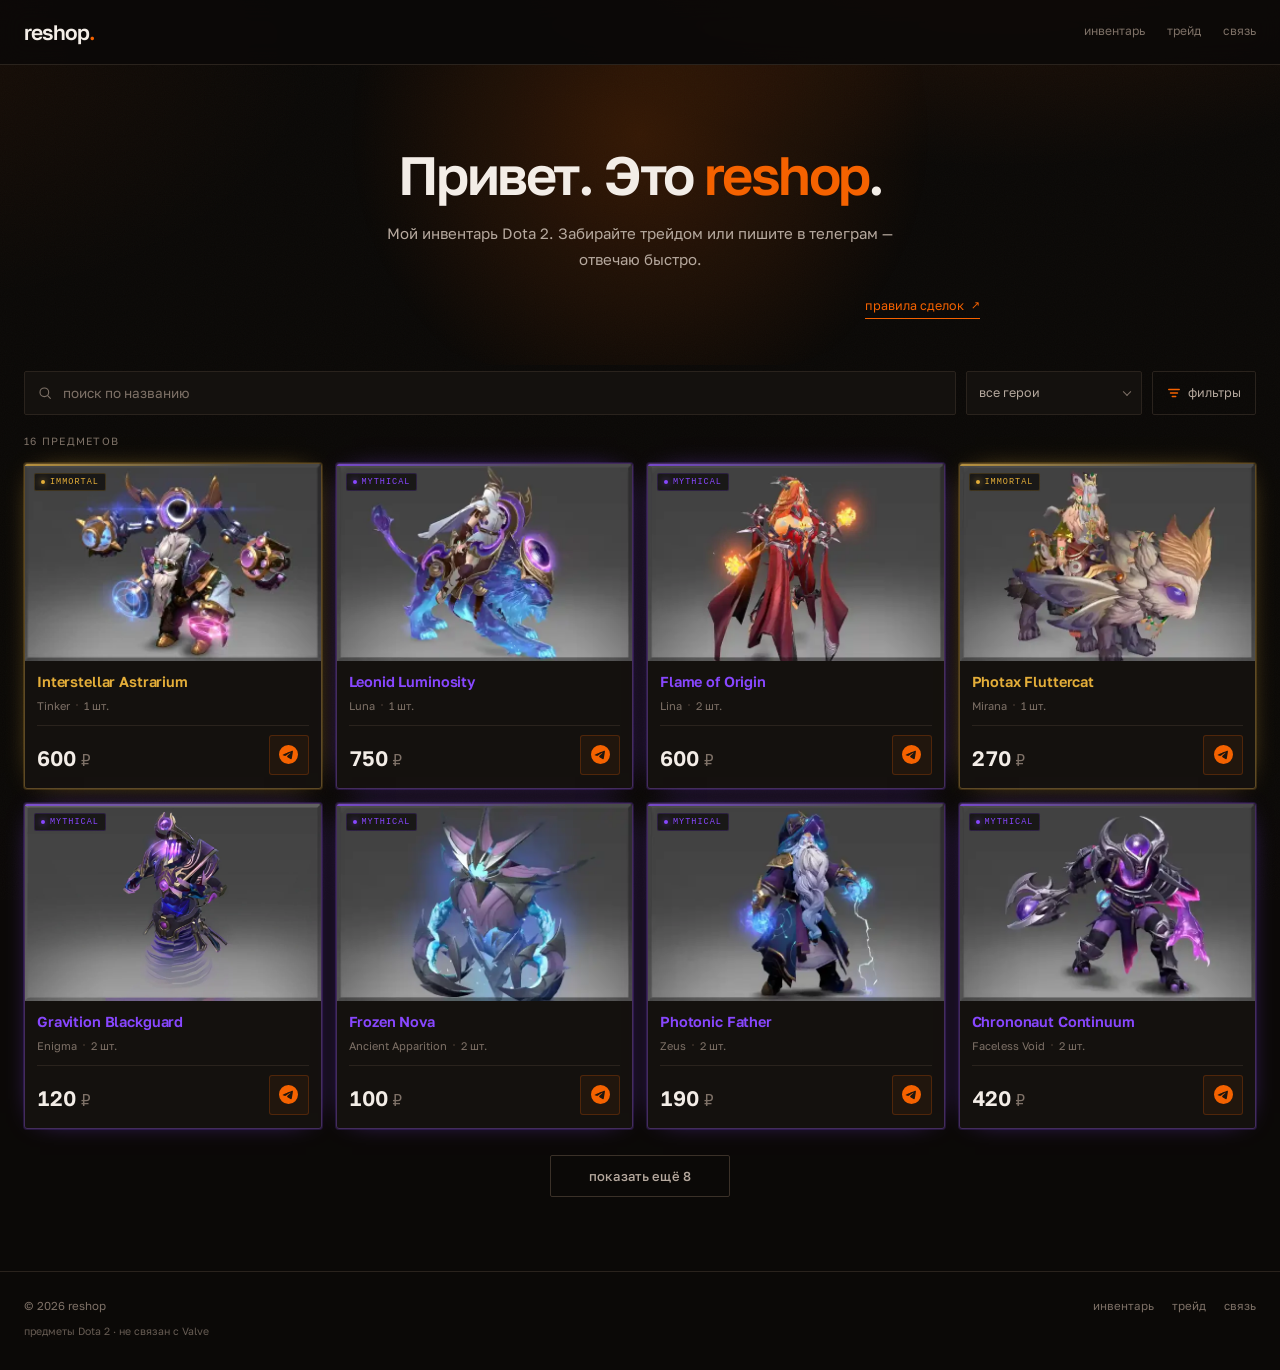
<file: index.html>
<!DOCTYPE html>
<html lang="ru" class="is-booting">
<head>
  <meta charset="utf-8">
  <meta name="viewport" content="width=device-width, initial-scale=1">
  <title>reshop — предметы Dota 2</title>
  <meta name="description" content="Мой инвентарь Dota 2. Предметы можно забрать через Steam-трейд или написать в Telegram.">
  <meta name="theme-color" content="#0b0907">
  <meta property="og:type" content="website">
  <meta property="og:title" content="reshop — предметы Dota 2">
  <meta property="og:description" content="Инвентарь Dota 2: трейд или Telegram.">
  <meta property="og:image" content="assets/items/interstellar-astrarium-mvuapdkb.webp">
  <link rel="icon" href="assets/img/favicon.svg" type="image/svg+xml">
  <style>html.is-booting main{opacity:0}</style>
  <link rel="preload" href="assets/fonts/golos-text-cyrillic-wght-normal.woff2" as="font" type="font/woff2" crossorigin>
  <link rel="stylesheet" href="assets/css/base.css">
  <link rel="stylesheet" href="assets/css/site.css">
  <noscript><style>html.is-booting main{opacity:1!important}</style></noscript>
</head>
<body data-page="home">

<header class="topbar">
  <div class="container topbar__inner">
    <a class="wordmark" href="index.html"><span class="wordmark__name" data-site-name>reshop</span><span class="wordmark__dot">.</span></a>
    <nav class="topbar__links" aria-label="Ссылки">
      <a data-inventory href="https://steamcommunity.com/profiles/76561198754746137/inventory" target="_blank" rel="noopener">инвентарь</a>
      <a data-steam href="https://steamcommunity.com/tradeoffer/new/?partner=794480409&amp;token=rdpYLs6f" target="_blank" rel="noopener">трейд</a>
      <a data-telegram href="https://t.me/r3sh0t" target="_blank" rel="noopener">связь</a>
    </nav>
  </div>
</header>

<main>
  <section class="intro">
    <div class="container intro__inner">
      <h1 class="intro__title" data-intro-title>Привет. Это reshop<span>.</span></h1>
      <p class="intro__text" data-intro-text>Мой инвентарь Dota 2. Забирайте трейдом или пишите в телеграм — отвечаю быстро.</p>
      <div class="intro__row">
        <a class="rules-link" data-rules href="https://t.me/r3sh0t" target="_blank" rel="noopener">правила сделок <span>↗</span></a>
      </div>
    </div>
  </section>

  <section class="catalog">
    <div class="container">
      <div class="toolbar">
        <div class="search" id="search-wrap">
          <svg width="16" height="16" viewBox="0 0 24 24" fill="none" stroke="currentColor" stroke-width="1.7" stroke-linecap="round" aria-hidden="true"><circle cx="11" cy="11" r="6.5"></circle><path d="m20 20-3.6-3.6"></path></svg>
          <label class="sr-only" for="search">Поиск по инвентарю</label>
          <input id="search" type="search" placeholder="поиск по названию" autocomplete="off">
          <button class="search__clear" id="search-clear" type="button" aria-label="Очистить поиск">
            <svg width="13" height="13" viewBox="0 0 16 16" fill="none" stroke="currentColor" stroke-width="1.7" stroke-linecap="round" aria-hidden="true"><path d="m4 4 8 8M12 4l-8 8"></path></svg>
          </button>
        </div>

        <div class="select">
          <label class="sr-only" for="hero-select">Герой</label>
          <select id="hero-select"></select>
        </div>

        <button class="filters-btn" id="filters-btn" type="button" aria-expanded="false" aria-controls="filters">
          <svg width="14" height="14" viewBox="0 0 16 16" fill="none" stroke="currentColor" stroke-width="1.6" stroke-linecap="round" aria-hidden="true"><path d="M2 4h12M4 8h8M6 12h4"></path></svg>
          фильтры
        </button>
      </div>

      <div class="filters" id="filters" hidden>
        <label><input type="checkbox" id="only-available" checked> только в наличии</label>
        <div class="filters__sort">
          <span>сортировка</span>
          <label class="sr-only" for="sort">Сортировка</label>
          <select id="sort">
            <option value="default">по умолчанию</option>
            <option value="price-asc">сначала дешевле</option>
            <option value="price-desc">сначала дороже</option>
            <option value="name">по названию</option>
          </select>
        </div>
        <button class="filters__reset" id="reset" type="button">сбросить</button>
      </div>

      <div class="catalog__meta">
        <span id="found">загрузка…</span>
      </div>

      <div class="items" id="items" aria-live="polite" aria-busy="true"></div>

      <div class="empty" id="empty" hidden>
        <h3>ничего не нашлось</h3>
        <p>попробуйте другой запрос или сбросьте фильтры</p>
        <button class="btn btn--ghost btn--sm" id="empty-reset" type="button">сбросить</button>
      </div>

      <div class="more" id="more" hidden>
        <button class="btn btn--ghost" id="more-btn" type="button">показать ещё</button>
      </div>
    </div>
  </section>
</main>

<footer class="foot">
  <div class="container">
    <div class="foot__inner">
      <span>© <span data-year>2026</span> <span data-site-name>reshop</span></span>
      <div class="foot__links">
        <a data-inventory href="https://steamcommunity.com/profiles/76561198754746137/inventory" target="_blank" rel="noopener">инвентарь</a>
        <a data-steam href="https://steamcommunity.com/tradeoffer/new/?partner=794480409&amp;token=rdpYLs6f" target="_blank" rel="noopener">трейд</a>
        <a data-telegram href="https://t.me/r3sh0t" target="_blank" rel="noopener">связь</a>
      </div>
    </div>
    <div class="foot__note" data-footer-note>предметы Dota 2 · не связан с Valve</div>
  </div>
</footer>

<div class="tooltip" id="tooltip" role="tooltip" hidden></div>

<script src="assets/js/seed.js" defer></script>
<script src="assets/js/core.js" defer></script>
<script src="assets/js/site.js" defer></script>
</body>
</html>
</file>
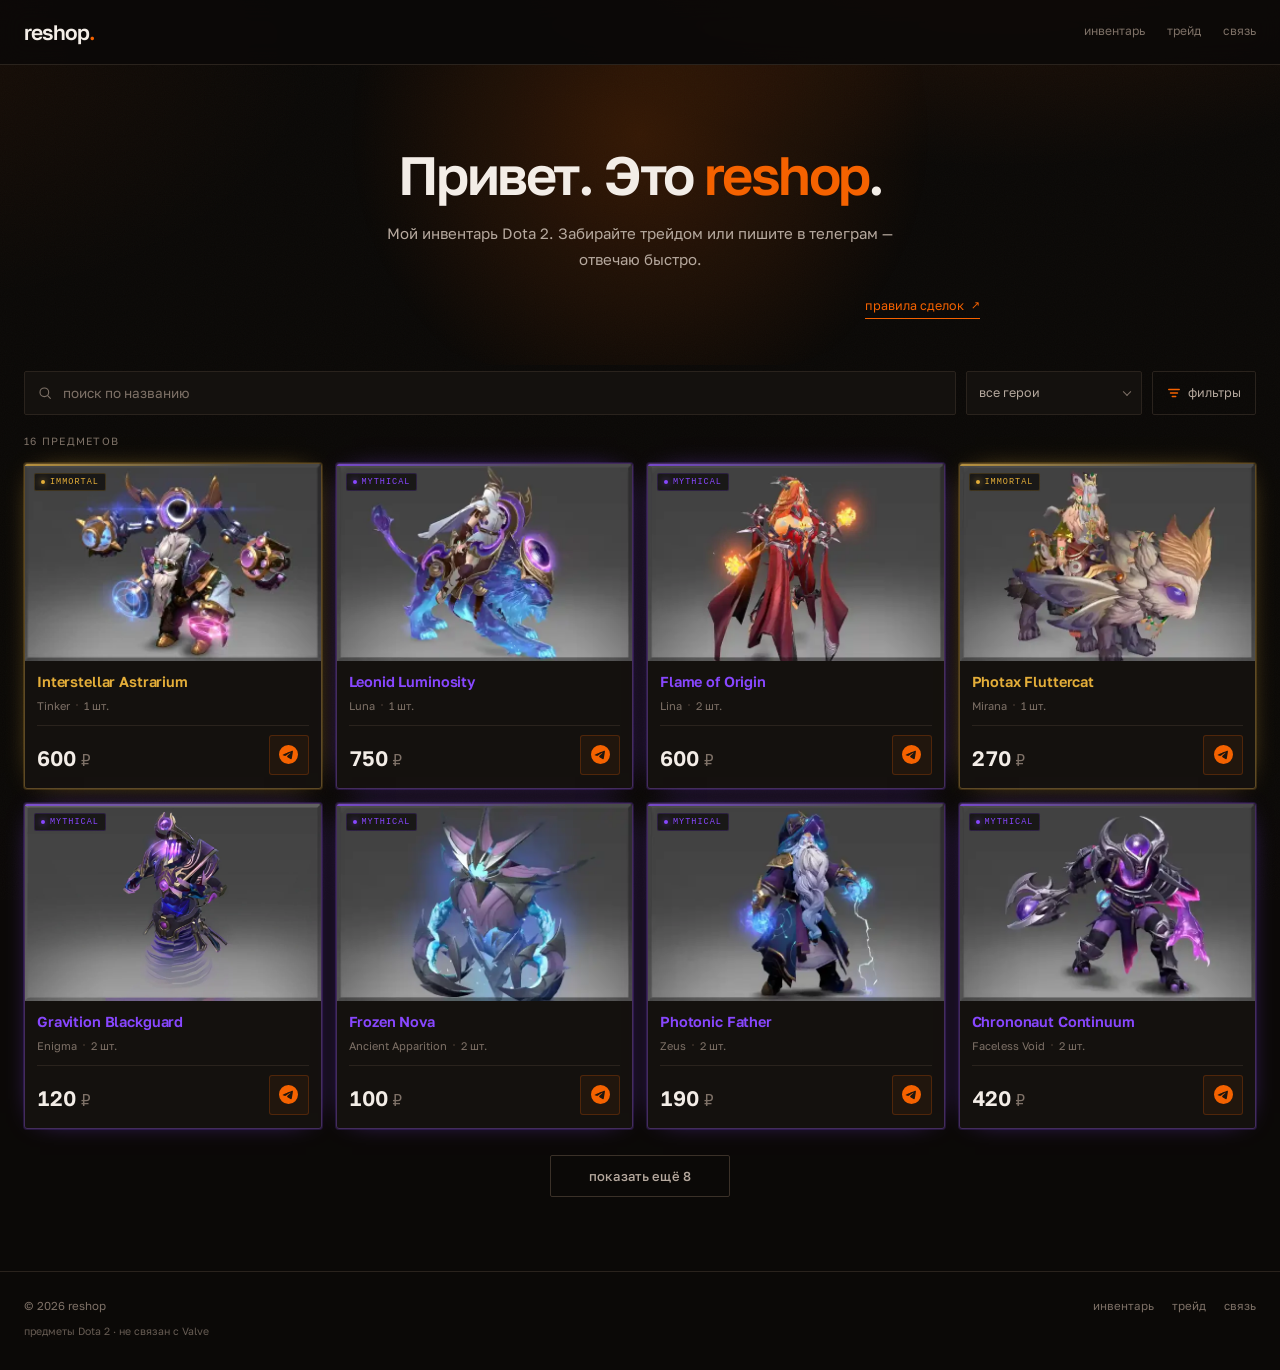
<file: about.html>
<!DOCTYPE html>
<html lang="ru">
<head>
  <meta charset="utf-8">
  <meta name="viewport" content="width=device-width, initial-scale=1">
  <title>reshop — главная</title>
  <meta name="robots" content="noindex">
  <meta http-equiv="refresh" content="0;url=index.html">
  <style>
    body { margin: 0; min-height: 100vh; display: grid; place-items: center; background: #0b0907; color: #f3ede7; font-family: system-ui, sans-serif; }
    a { color: #f56200; }
  </style>
</head>
<body>
  <p>Переехало на <a href="index.html">главную</a>.</p>
  <script>location.replace('index.html');</script>
</body>
</html>
</file>
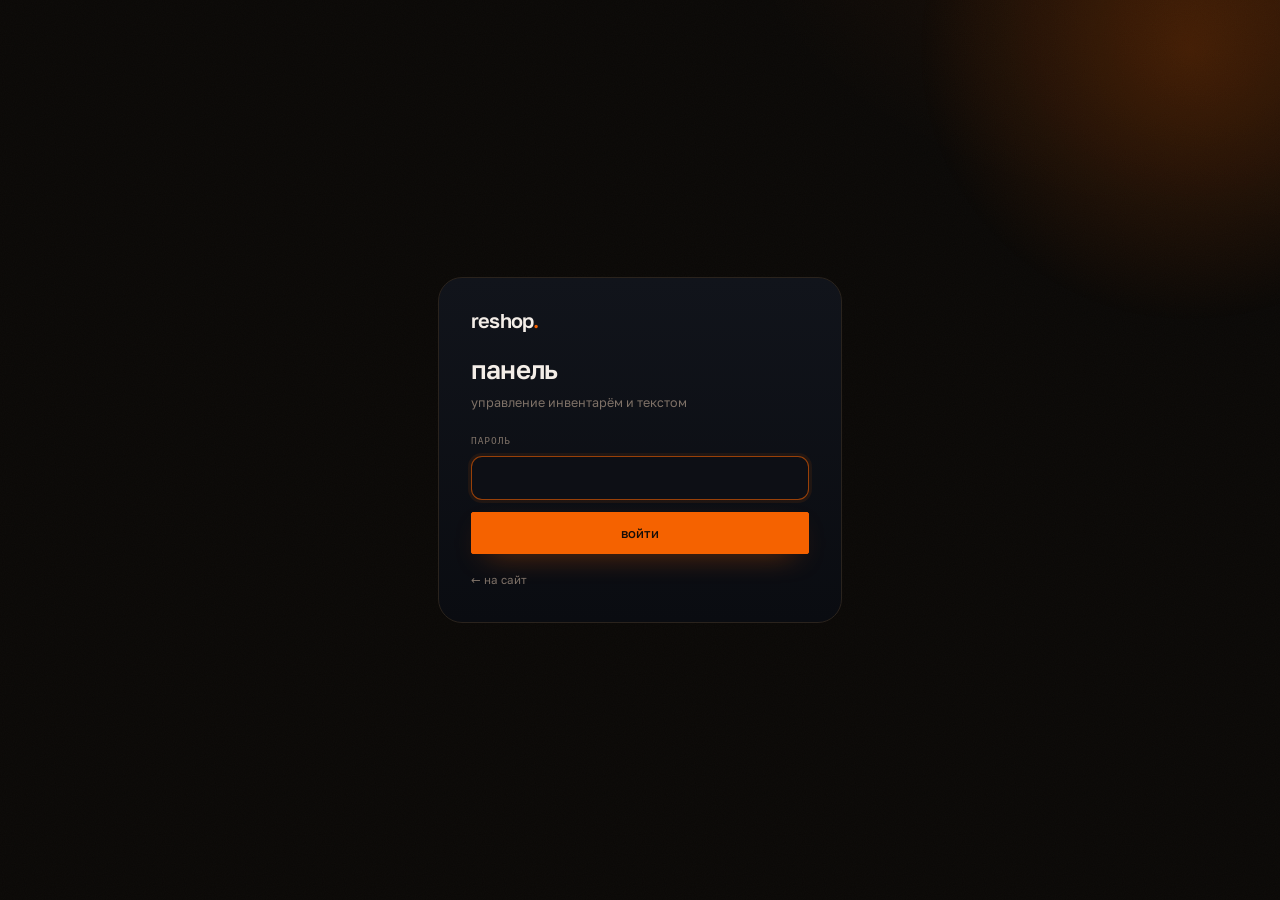
<file: admin.html>
<!DOCTYPE html>
<html lang="ru">
<head>
  <meta charset="utf-8">
  <meta name="viewport" content="width=device-width, initial-scale=1">
  <meta name="robots" content="noindex, nofollow">
  <title>панель — reshop</title>
  <meta name="theme-color" content="#0b0907">
  <link rel="icon" href="assets/img/favicon.svg" type="image/svg+xml">
  <link rel="preload" href="assets/fonts/golos-text-cyrillic-wght-normal.woff2" as="font" type="font/woff2" crossorigin>
  <link rel="stylesheet" href="assets/css/base.css">
  <link rel="stylesheet" href="assets/css/admin.css">
</head>
<body class="admin">

<section class="auth" id="auth">
  <div class="auth__card">
    <div class="auth__brand">
      <span class="brand__text">reshop<span class="brand__dot">.</span></span>
    </div>
    <h1>панель</h1>
    <p>управление инвентарём и текстом</p>
    <form class="auth__form" id="login-form">
      <label class="label" for="login-password">пароль
        <input class="input" type="password" id="login-password" autocomplete="current-password" required>
      </label>
      <p class="auth__error" id="login-error" hidden>неверный пароль</p>
      <button class="btn btn--primary btn--block" type="submit" id="login-btn">войти</button>
    </form>
    <a class="auth__back" href="index.html">← на сайт</a>
  </div>
</section>

<div class="admin-shell" id="app" hidden>
  <aside class="admin-side">
    <div class="admin-brand">
      <span class="admin-brand__text">reshop.<small>панель</small></span>
    </div>

    <nav class="admin-nav" aria-label="Разделы">
      <a href="#items" data-tab="items">
        <svg width="16" height="16" viewBox="0 0 24 24" fill="none" stroke="currentColor" stroke-width="1.7" stroke-linecap="round" stroke-linejoin="round" aria-hidden="true"><path d="M4 7.5 12 3l8 4.5v9L12 21l-8-4.5v-9Z"></path><path d="m4 7.5 8 4.5 8-4.5M12 12v9"></path></svg>
        предметы
        <span class="admin-nav__count" id="nav-items-count">0</span>
      </a>
      <a href="#home" data-tab="home">
        <svg width="16" height="16" viewBox="0 0 24 24" fill="none" stroke="currentColor" stroke-width="1.7" stroke-linecap="round" stroke-linejoin="round" aria-hidden="true"><path d="m4 11 8-6 8 6v9a1 1 0 0 1-1 1H5a1 1 0 0 1-1-1v-9Z"></path><path d="M9 20v-6h6v6"></path></svg>
        главная
      </a>
      <a href="#settings" data-tab="settings">
        <svg width="16" height="16" viewBox="0 0 24 24" fill="none" stroke="currentColor" stroke-width="1.7" stroke-linecap="round" aria-hidden="true"><circle cx="12" cy="12" r="3"></circle><path d="M19.4 15a1.7 1.7 0 0 0 .34 1.87l.06.06a2 2 0 1 1-2.83 2.83l-.06-.06a1.7 1.7 0 0 0-1.87-.34 1.7 1.7 0 0 0-1 1.55V21a2 2 0 1 1-4 0v-.09a1.7 1.7 0 0 0-1.11-1.55 1.7 1.7 0 0 0-1.87.34l-.06.06a2 2 0 1 1-2.83-2.83l.06-.06A1.7 1.7 0 0 0 4.6 15a1.7 1.7 0 0 0-1.55-1H3a2 2 0 1 1 0-4h.09A1.7 1.7 0 0 0 4.6 8.9a1.7 1.7 0 0 0-.34-1.87l-.06-.06a2 2 0 1 1 2.83-2.83l.06.06A1.7 1.7 0 0 0 8.96 4.6H9a1.7 1.7 0 0 0 1-1.55V3a2 2 0 1 1 4 0v.09a1.7 1.7 0 0 0 1 1.55 1.7 1.7 0 0 0 1.87-.34l.06-.06a2 2 0 1 1 2.83 2.83l-.06.06a1.7 1.7 0 0 0-.34 1.87V9a1.7 1.7 0 0 0 1.55 1H21a2 2 0 1 1 0 4h-.09a1.7 1.7 0 0 0-1.55 1Z"></path></svg>
        настройки
      </a>
    </nav>

    <div class="admin-sync" id="sync-card">
      <div class="admin-sync__head"><span class="admin-sync__dot"></span><span id="sync-label">демо-режим</span></div>
      <p id="sync-note">правки сохраняются только в этом браузере.</p>
      <button class="btn btn--primary btn--block" type="button" data-publish>опубликовать</button>
      <a class="admin-sync__link" id="pages-link" href="#" target="_blank" rel="noopener" hidden>открыть сайт ↗</a>
    </div>

    <div class="admin-side__foot">
      <a href="index.html">← на сайт</a>
      <button type="button" id="logout">выйти</button>
    </div>
  </aside>

  <main class="admin-main">
    <header class="admin-top">
      <div>
        <div class="admin-top__eyebrow">reshop · панель</div>
        <h1 id="view-title">предметы</h1>
      </div>
      <div class="admin-top__actions">
        <span class="save-state" id="save-state"></span>
        <span class="admin-badge" id="dirty-badge" hidden>есть изменения</span>
        <button class="btn btn--primary btn--sm" type="button" data-publish>опубликовать</button>
        <a class="icon-btn" href="index.html" target="_blank" rel="noopener" aria-label="открыть сайт" title="открыть сайт">
          <svg width="15" height="15" viewBox="0 0 24 24" fill="none" stroke="currentColor" stroke-width="1.8" stroke-linecap="round" stroke-linejoin="round" aria-hidden="true"><path d="M14 4h6v6M20 4l-9 9M18 14v5a1 1 0 0 1-1 1H5a1 1 0 0 1-1-1V7a1 1 0 0 1 1-1h5"></path></svg>
        </a>
      </div>
    </header>

    <div class="admin-view" id="view"></div>
  </main>
</div>

<div class="drawer" id="drawer" aria-hidden="true">
  <div class="drawer__scrim" id="drawer-scrim"></div>
  <form class="drawer__panel" id="item-form" novalidate>
    <div class="drawer__head">
      <div>
        <div class="drawer__eyebrow" id="drawer-mode">новый предмет</div>
        <h2 id="drawer-title">добавить предмет</h2>
      </div>
      <button class="icon-btn" type="button" id="drawer-close" aria-label="закрыть">
        <svg width="15" height="15" viewBox="0 0 16 16" fill="none" stroke="currentColor" stroke-width="1.7" stroke-linecap="round" aria-hidden="true"><path d="m4 4 8 8M12 4l-8 8"></path></svg>
      </button>
    </div>

    <div class="drawer__body">
      <div class="drop" id="drop">
        <input type="file" id="f-file" accept="image/png,image/jpeg,image/webp,image/gif" hidden>
        <img id="f-preview" alt="" hidden>
        <div class="drop__empty" id="f-empty">
          <svg width="26" height="26" viewBox="0 0 24 24" fill="none" stroke="currentColor" stroke-width="1.5" stroke-linecap="round" stroke-linejoin="round" aria-hidden="true"><rect x="3" y="4" width="18" height="16" rx="3"></rect><circle cx="9" cy="9.5" r="1.6"></circle><path d="m4 17 5-5 4 4 3-3 4 4"></path></svg>
          <b>перетащите картинку</b>
          <span>или нажмите, чтобы выбрать</span>
        </div>
        <div class="drop__overlay">
          <button type="button" id="f-pick">загрузить</button>
          <button type="button" id="f-remove">удалить</button>
        </div>
      </div>
      <div class="image-note" id="image-note">картинка сохраняется вместе с данными</div>
      <div class="rarity-preview" id="rarity-preview" style="--r:#8847ff">
        <span class="rarity-preview__dot"></span>
        <span id="rarity-preview-label">Mythical</span>
        <span class="rarity-preview__hint">цвет карточки</span>
      </div>

      <label class="label" for="f-image">ссылка на картинку
        <input class="input" id="f-image" placeholder="assets/items/… или https://…" autocomplete="off">
      </label>
      <div class="image-actions">
        <button class="btn btn--ghost btn--sm" type="button" id="f-upload">загрузить картинку</button>
        <span class="image-note">png, jpg, webp · до 8 МБ</span>
      </div>

      <div class="form-grid">
        <label class="label span-2" for="f-name">название
          <input class="input" id="f-name" required placeholder="Interstellar Astrarium">
        </label>
        <label class="label" for="f-hero">герой
          <input class="input" id="f-hero" list="hero-options" placeholder="Tinker" autocomplete="off">
        </label>
        <label class="label" for="f-slot">слот <span class="hint">необязательно</span>
          <input class="input" id="f-slot" placeholder="набор" autocomplete="off">
        </label>
        <label class="label" for="f-status">статус
          <select class="input" id="f-status"></select>
        </label>
        <label class="label" for="f-rarity">редкость
          <select class="input" id="f-rarity"></select>
        </label>
        <label class="label" for="f-actions">действия на карточке
          <select class="input" id="f-actions"></select>
        </label>
        <label class="label" for="f-price">цена, ₽
          <input class="input" id="f-price" type="number" min="0" step="10" placeholder="600">
        </label>
        <label class="label" for="f-stock">количество
          <input class="input" id="f-stock" type="number" min="0" step="1" value="1">
        </label>
        <label class="label" for="f-trade">своя ссылка трейда <span class="hint">пусто — общая</span>
          <input class="input" id="f-trade" placeholder="https://steamcommunity.com/tradeoffer/…" autocomplete="off">
        </label>
        <div class="label span-2">метки на карточке
          <div class="check-row">
            <label class="check"><input type="checkbox" id="f-trade-ban"> трейд-бан</label>
            <label class="check"><input type="checkbox" id="f-gift"> подарок</label>
          </div>
        </div>
        <label class="label span-2" for="f-telegram">своя ссылка Telegram <span class="hint">пусто — общая</span>
          <input class="input" id="f-telegram" placeholder="https://t.me/…" autocomplete="off">
        </label>
      </div>

      <datalist id="hero-options"></datalist>
      <p class="image-note" id="form-error" style="color:var(--accent-2)" hidden></p>
    </div>

    <div class="drawer__foot">
      <button class="btn btn--danger btn--sm" type="button" id="f-delete" hidden>удалить</button>
      <div style="margin-left:auto;display:flex;gap:9px">
        <button class="btn btn--ghost btn--sm" type="button" id="f-cancel">отмена</button>
        <button class="btn btn--primary btn--sm" type="submit" id="f-save">сохранить</button>
      </div>
    </div>
  </form>
</div>

<div class="confirm" id="confirm" hidden>
  <div class="confirm__card" role="alertdialog" aria-modal="true" aria-labelledby="confirm-title">
    <h3 id="confirm-title">удалить предмет?</h3>
    <p id="confirm-text"></p>
    <div class="confirm__actions">
      <button class="btn btn--ghost btn--sm" type="button" id="confirm-cancel">отмена</button>
      <button class="btn btn--primary btn--sm" type="button" id="confirm-ok">подтвердить</button>
    </div>
  </div>
</div>

<script src="assets/js/seed.js" defer></script>
<script src="assets/js/core.js" defer></script>
<script src="assets/js/admin.js" defer></script>
</body>
</html>
</file>
<file: assets/css/base.css>
/* ============================================================
   reshop — база: тёмная тема, оранжевый акцент, типографика
   ============================================================ */

@font-face {
  font-family: 'Golos Text';
  src: url('../fonts/golos-text-cyrillic-wght-normal.woff2') format('woff2');
  font-weight: 400 900;
  font-style: normal;
  font-display: swap;
  unicode-range: U+0301, U+0400-045F, U+0490-0491, U+04B0-04B1, U+2116;
}
@font-face {
  font-family: 'Golos Text';
  src: url('../fonts/golos-text-latin-wght-normal.woff2') format('woff2');
  font-weight: 400 900;
  font-style: normal;
  font-display: swap;
  unicode-range: U+0000-00FF, U+0131, U+0152-0153, U+02BB-02BC, U+02C6, U+02DA,
    U+02DC, U+0304, U+0308, U+0329, U+2000-206F, U+20AC, U+2122, U+2191, U+2193,
    U+2212, U+2215, U+FEFF, U+FFFD;
}

:root {
  --bg: #0b0907;
  --bg-2: #0f0c09;
  --surface: #14110e;
  --surface-2: #1a1612;
  --line: #2a231d;
  --line-2: #3b3128;
  --text: #f3ede7;
  --dim: #b6a99e;
  --mute: #7e7167;
  --accent: #f56200;
  --accent-2: #ff8a3d;
  --accent-deep: #a84100;
  --accent-soft: rgba(245, 98, 0, 0.12);
  --ok: #78c48a;
  --warn: #e0a94a;
  --radius: 6px;
  --radius-sm: 4px;
  --radius-xs: 3px;
  --font-display: 'Golos Text', 'Inter', system-ui, -apple-system, 'Segoe UI', sans-serif;
  --font-body: 'Golos Text', 'Inter', system-ui, -apple-system, 'Segoe UI', sans-serif;
  --font-mono: ui-monospace, 'Cascadia Mono', 'SFMono-Regular', Consolas, monospace;
  --ease: cubic-bezier(0.22, 0.61, 0.36, 1);
  --ease-out: cubic-bezier(0.16, 1, 0.3, 1);
  --container: 1240px;
  color-scheme: dark;
}

*,
*::before,
*::after {
  box-sizing: border-box;
}

[hidden] {
  display: none !important;
}

html {
  scroll-behavior: smooth;
  -webkit-text-size-adjust: 100%;
}

body {
  margin: 0;
  min-height: 100vh;
  background:
    radial-gradient(900px 520px at 78% -12%, rgba(245, 98, 0, 0.16), transparent 64%),
    radial-gradient(700px 420px at -8% 4%, rgba(245, 98, 0, 0.06), transparent 60%),
    var(--bg);
  color: var(--text);
  font-family: var(--font-body);
  font-size: 15px;
  line-height: 1.55;
  -webkit-font-smoothing: antialiased;
  -moz-osx-font-smoothing: grayscale;
  overflow-x: hidden;
}

body::before {
  content: '';
  position: fixed;
  inset: 0;
  z-index: 0;
  pointer-events: none;
  opacity: 0.025;
  background-image: url("data:image/svg+xml,%3Csvg xmlns='http://www.w3.org/2000/svg' width='160' height='160'%3E%3Cfilter id='n'%3E%3CfeTurbulence type='fractalNoise' baseFrequency='.9' numOctaves='2' stitchTiles='stitch'/%3E%3C/filter%3E%3Crect width='160' height='160' filter='url(%23n)'/%3E%3C/svg%3E");
}

body.no-scroll {
  overflow: hidden;
}

main {
  position: relative;
  z-index: 1;
}

img {
  max-width: 100%;
  display: block;
}

h1,
h2,
h3,
h4 {
  margin: 0;
  font-family: var(--font-display);
  font-weight: 600;
  letter-spacing: -0.025em;
  line-height: 1.1;
}

p {
  margin: 0;
}

a {
  color: inherit;
  text-decoration: none;
}

button,
input,
select,
textarea {
  font-family: inherit;
}

button {
  color: inherit;
}

::selection {
  background: rgba(245, 98, 0, 0.35);
  color: #fff;
}

:focus-visible {
  outline: 2px solid var(--accent-2);
  outline-offset: 3px;
  border-radius: 2px;
}

::-webkit-scrollbar {
  width: 10px;
  height: 10px;
}
::-webkit-scrollbar-track {
  background: #0b0907;
}
::-webkit-scrollbar-thumb {
  background: #322a23;
  border-radius: 99px;
  border: 2px solid #0b0907;
}
::-webkit-scrollbar-thumb:hover {
  background: #483a30;
}

.container {
  width: min(var(--container), 100% - 48px);
  margin-inline: auto;
}

.sr-only {
  position: absolute;
  width: 1px;
  height: 1px;
  padding: 0;
  margin: -1px;
  overflow: hidden;
  clip: rect(0, 0, 0, 0);
  white-space: nowrap;
  border: 0;
}

/* ---------- бренд ---------- */

.brand {
  display: inline-flex;
  align-items: center;
  gap: 10px;
}
.brand__mark {
  width: 32px;
  height: 32px;
  border-radius: 8px;
}
.brand__text {
  font-family: var(--font-display);
  font-size: 20px;
  font-weight: 600;
  letter-spacing: -0.04em;
  line-height: 1;
}
.brand__dot {
  color: var(--accent);
}

/* ---------- кнопки ---------- */

.btn {
  display: inline-flex;
  align-items: center;
  justify-content: center;
  gap: 8px;
  height: 42px;
  padding: 0 18px;
  border: 1px solid transparent;
  border-radius: 2px;
  font-family: var(--font-body);
  font-size: 13px;
  font-weight: 500;
  letter-spacing: 0.01em;
  color: var(--text);
  cursor: pointer;
  white-space: nowrap;
  transition:
    background 0.25s,
    border-color 0.25s,
    color 0.25s,
    box-shadow 0.25s,
    transform 0.25s;
}
.btn:hover {
  transform: translateY(-1px);
}
.btn:active {
  transform: translateY(0);
}
.btn--primary {
  background: var(--accent);
  color: #140d08;
  border-color: var(--accent);
  box-shadow: 0 10px 30px -16px rgba(245, 98, 0, 0.9);
}
.btn--primary:hover {
  background: var(--accent-2);
  border-color: var(--accent-2);
  box-shadow: 0 14px 36px -16px rgba(245, 98, 0, 0.9);
}
.btn--ghost {
  background: transparent;
  border-color: var(--line-2);
  color: var(--dim);
}
.btn--ghost:hover {
  border-color: var(--accent);
  color: var(--text);
  background: var(--accent-soft);
}
.btn--sm {
  height: 36px;
  padding: 0 14px;
  font-size: 12px;
}
.btn--block {
  width: 100%;
}
.btn[disabled] {
  opacity: 0.45;
  pointer-events: none;
}

.icon-btn {
  display: inline-grid;
  place-items: center;
  width: 38px;
  height: 38px;
  border: 1px solid var(--line);
  border-radius: 3px;
  background: transparent;
  color: var(--dim);
  cursor: pointer;
  transition:
    color 0.25s,
    border-color 0.25s,
    background 0.25s;
}
.icon-btn:hover {
  color: var(--text);
  border-color: var(--accent);
  background: var(--accent-soft);
}

/* ---------- анимация появления ---------- */

[data-reveal] {
  opacity: 0;
  transform: translateY(14px);
  transition:
    opacity 0.6s var(--ease),
    transform 0.6s var(--ease);
  transition-delay: var(--d, 0s);
}
[data-reveal].is-in {
  opacity: 1;
  transform: none;
}

@keyframes fadeUp {
  from {
    opacity: 0;
    transform: translateY(10px);
  }
  to {
    opacity: 1;
    transform: none;
  }
}

/* ---------- тосты ---------- */

.toast-stack {
  position: fixed;
  right: 22px;
  bottom: 22px;
  z-index: 320;
  display: flex;
  flex-direction: column;
  gap: 8px;
  width: min(360px, calc(100vw - 32px));
  pointer-events: none;
}
.toast {
  display: flex;
  align-items: flex-start;
  gap: 10px;
  padding: 13px 15px;
  border: 1px solid var(--line-2);
  border-radius: 3px;
  background: rgba(20, 17, 14, 0.97);
  box-shadow: 0 24px 50px -20px rgba(0, 0, 0, 0.9);
  font-size: 13px;
  line-height: 1.45;
  color: var(--text);
  pointer-events: auto;
  animation: toastIn 0.35s var(--ease-out) both;
}
.toast__dot {
  flex: none;
  width: 6px;
  height: 6px;
  margin-top: 6px;
  border-radius: 50%;
  background: var(--ok);
  box-shadow: 0 0 10px currentColor;
}
.toast--error .toast__dot {
  background: var(--accent);
}
.toast--warn .toast__dot {
  background: var(--warn);
}
.toast--out {
  animation: toastOut 0.25s var(--ease) both;
}
@keyframes toastIn {
  from {
    opacity: 0;
    transform: translateY(10px);
  }
  to {
    opacity: 1;
    transform: none;
  }
}
@keyframes toastOut {
  to {
    opacity: 0;
    transform: translateY(6px);
  }
}

/* ---------- адаптив ---------- */

@media (max-width: 720px) {
  .container {
    width: calc(100% - 32px);
  }
  .toast-stack {
    right: 14px;
    bottom: 14px;
  }
}

@media (prefers-reduced-motion: reduce) {
  *,
  *::before,
  *::after {
    animation-duration: 0.001ms !important;
    animation-iteration-count: 1 !important;
    transition-duration: 0.001ms !important;
    scroll-behavior: auto !important;
  }
  [data-reveal] {
    opacity: 1;
    transform: none;
  }
}
</file>
<file: assets/css/site.css>
/* ============================================================
   reshop — одна страница: интро, поиск, карточки
   ============================================================ */

html.is-booting main {
  opacity: 0;
}
main {
  transition: opacity 0.25s var(--ease);
}

/* ---------- верхняя строка ---------- */

.topbar {
  position: sticky;
  top: 0;
  z-index: 20;
  border-bottom: 1px solid var(--line);
  background: rgba(11, 9, 7, 0.86);
  backdrop-filter: blur(12px);
  -webkit-backdrop-filter: blur(12px);
}
.topbar__inner {
  height: 64px;
  display: flex;
  align-items: center;
  justify-content: space-between;
  gap: 24px;
}
.wordmark {
  font-family: var(--font-display);
  font-size: 21px;
  font-weight: 600;
  letter-spacing: -0.05em;
  line-height: 1;
  color: var(--text);
}
.wordmark__name {
  color: var(--text);
}
.wordmark__dot {
  color: var(--accent);
}
.topbar__links {
  display: flex;
  align-items: center;
  gap: 22px;
  font-size: 12px;
  color: var(--mute);
}
.topbar__links a {
  padding: 4px 0;
  border-bottom: 1px solid transparent;
  transition:
    color 0.25s,
    border-color 0.25s;
}
.topbar__links a:hover {
  color: var(--accent-2);
  border-bottom-color: var(--accent);
}

/* ---------- интро ---------- */

.intro {
  position: relative;
  padding: 82px 0 46px;
  overflow: hidden;
}
.intro::before {
  content: '';
  position: absolute;
  left: 50%;
  top: -180px;
  width: 760px;
  height: 500px;
  transform: translateX(-50%);
  border-radius: 50%;
  background: radial-gradient(circle, rgba(245, 98, 0, 0.18), transparent 64%);
  pointer-events: none;
}
.intro__inner {
  position: relative;
  max-width: 680px;
  margin: 0 auto;
  text-align: center;
}
.intro__title {
  font-size: clamp(34px, 4.6vw, 54px);
  line-height: 1.04;
  letter-spacing: -0.045em;
}
.intro__title span {
  color: var(--accent);
}
.intro__text {
  max-width: 540px;
  margin: 18px auto 0;
  font-size: 15px;
  line-height: 1.7;
  color: var(--dim);
}
.intro__row {
  display: flex;
  justify-content: flex-end;
  margin-top: 24px;
}
.rules-link {
  display: inline-flex;
  align-items: center;
  gap: 7px;
  padding-bottom: 2px;
  border-bottom: 1px solid var(--accent);
  font-size: 12.5px;
  color: var(--accent);
  transition:
    color 0.25s,
    border-color 0.25s;
}
.rules-link:hover {
  color: var(--accent-2);
  border-bottom-color: var(--accent-2);
}
.rules-link span {
  font-size: 11px;
  transform: translateY(-1px);
}

/* ---------- каталог ---------- */

.catalog {
  padding: 6px 0 74px;
}
.toolbar {
  display: flex;
  align-items: stretch;
  gap: 10px;
}
.search {
  position: relative;
  display: flex;
  align-items: center;
  flex: 1;
  min-width: 0;
  height: 44px;
  padding-left: 12px;
  border: 1px solid var(--line);
  border-radius: 2px;
  background: var(--surface);
  transition:
    border-color 0.25s,
    box-shadow 0.25s;
}
.search:focus-within {
  border-color: var(--accent);
  box-shadow: 0 0 0 3px var(--accent-soft);
}
.search svg {
  flex: none;
  color: var(--mute);
}
.search input {
  flex: 1;
  min-width: 0;
  height: 100%;
  padding: 0 34px 0 10px;
  border: 0;
  background: none;
  color: var(--text);
  font-size: 13.5px;
  outline: none;
}
.search input::placeholder {
  color: var(--mute);
}
.search__clear {
  position: absolute;
  right: 5px;
  display: none;
  place-items: center;
  width: 28px;
  height: 28px;
  padding: 0;
  border: 0;
  background: transparent;
  color: var(--mute);
  cursor: pointer;
}
.search__clear:hover {
  color: var(--accent);
}
.search.has-value .search__clear {
  display: grid;
}

.select {
  position: relative;
  flex: none;
  width: 176px;
}
.select select {
  width: 100%;
  height: 44px;
  padding: 0 30px 0 12px;
  border: 1px solid var(--line);
  border-radius: 2px;
  background: var(--surface);
  color: var(--dim);
  font-size: 12.5px;
  appearance: none;
  cursor: pointer;
  transition:
    border-color 0.25s,
    color 0.25s;
}
.select select:hover {
  border-color: var(--line-2);
  color: var(--text);
}
.select select:focus-visible {
  outline: 2px solid var(--accent);
  outline-offset: 2px;
}
.select option {
  background: #14110e;
  color: var(--text);
}
.select::after {
  content: '';
  position: absolute;
  right: 12px;
  top: 50%;
  width: 6px;
  height: 6px;
  border-right: 1px solid var(--mute);
  border-bottom: 1px solid var(--mute);
  transform: translateY(-70%) rotate(45deg);
  pointer-events: none;
}

.filters-btn {
  display: inline-flex;
  align-items: center;
  gap: 7px;
  height: 44px;
  padding: 0 14px;
  border: 1px solid var(--line);
  border-radius: 2px;
  background: transparent;
  color: var(--dim);
  font-size: 12.5px;
  cursor: pointer;
  transition:
    border-color 0.25s,
    color 0.25s,
    background 0.25s;
}
.filters-btn:hover,
.filters-btn[aria-expanded='true'] {
  border-color: var(--accent);
  color: var(--text);
  background: var(--accent-soft);
}
.filters-btn svg {
  color: var(--accent);
}

.filters {
  display: flex;
  flex-wrap: wrap;
  align-items: center;
  gap: 20px;
  padding: 13px 0 15px;
  border-bottom: 1px solid var(--line);
  font-size: 12.5px;
  color: var(--dim);
}
.filters label {
  display: inline-flex;
  align-items: center;
  gap: 8px;
  cursor: pointer;
}
.filters input[type='checkbox'] {
  width: 14px;
  height: 14px;
  accent-color: var(--accent);
  cursor: pointer;
}
.filters__sort {
  display: inline-flex;
  align-items: center;
  gap: 8px;
}
.filters__sort select {
  height: 32px;
  padding: 0 24px 0 8px;
  border: 1px solid var(--line);
  border-radius: 2px;
  background: var(--surface);
  color: var(--text);
  font-size: 12px;
  appearance: none;
  cursor: pointer;
}
.filters__reset {
  margin-left: auto;
  padding: 0 0 1px;
  border: 0;
  border-bottom: 1px solid var(--line-2);
  background: none;
  color: var(--mute);
  font-size: 11.5px;
  cursor: pointer;
}
.filters__reset:hover {
  color: var(--accent);
  border-bottom-color: var(--accent);
}

.catalog__meta {
  display: flex;
  align-items: center;
  justify-content: space-between;
  gap: 16px;
  margin: 18px 0 14px;
  font-size: 10.5px;
  letter-spacing: 0.12em;
  text-transform: uppercase;
  color: var(--mute);
}
.catalog__meta b {
  font-weight: 500;
  color: var(--dim);
}

/* ---------- сетка и карточки ---------- */

.items {
  display: grid;
  grid-template-columns: repeat(4, minmax(0, 1fr));
  gap: 14px;
}
.card {
  position: relative;
  display: flex;
  flex-direction: column;
  overflow: hidden;
  border: 1px solid var(--line);
  border-color: color-mix(in srgb, var(--rarity) 28%, var(--line));
  border-radius: 3px;
  background: var(--surface);
  box-shadow:
    0 0 0 1px var(--rarity-soft),
    0 0 28px -16px var(--rarity);
  transition:
    border-color 0.3s,
    box-shadow 0.3s,
    transform 0.3s var(--ease);
}
.card::before {
  content: '';
  position: absolute;
  inset: 0 0 auto;
  z-index: 2;
  height: 2px;
  background: linear-gradient(90deg, var(--rarity), transparent 78%);
  opacity: 0.7;
  pointer-events: none;
}
.card:hover {
  border-color: var(--rarity);
  transform: translateY(-2px);
  box-shadow:
    0 0 0 1px var(--rarity-soft),
    0 0 44px -14px var(--rarity);
}
.card__rarity {
  position: absolute;
  top: 9px;
  left: 9px;
  z-index: 2;
  display: inline-flex;
  align-items: center;
  gap: 5px;
  padding: 4px 6px;
  border: 1px solid var(--rarity-soft);
  border-radius: 2px;
  background: rgba(11, 9, 7, 0.72);
  backdrop-filter: blur(6px);
  -webkit-backdrop-filter: blur(6px);
  color: var(--rarity);
  font-family: var(--font-mono);
  font-size: 8.5px;
  line-height: 1;
  letter-spacing: 0.12em;
  text-transform: uppercase;
}
.card__rarity i {
  width: 4px;
  height: 4px;
  border-radius: 50%;
  background: var(--rarity);
  box-shadow: 0 0 7px var(--rarity);
}
.card__flags {
  position: absolute;
  top: 9px;
  right: 9px;
  z-index: 3;
  display: flex;
  gap: 4px;
}
.card__flag {
  display: inline-flex;
  align-items: center;
  justify-content: center;
  width: 26px;
  height: 26px;
  border: 1px solid var(--line-2);
  border-radius: 2px;
  background: rgba(11, 9, 7, 0.72);
  backdrop-filter: blur(6px);
  -webkit-backdrop-filter: blur(6px);
  cursor: help;
  user-select: none;
  -webkit-touch-callout: none;
  touch-action: manipulation;
  transition:
    border-color 0.25s,
    background 0.25s,
    box-shadow 0.25s;
}
.card__flag svg {
  width: 14px;
  height: 14px;
}
.card__flag--ban {
  color: #e34965;
  border-color: rgba(227, 73, 101, 0.36);
  background: rgba(227, 73, 101, 0.08);
}
.card__flag--gift {
  color: var(--accent);
  border-color: rgba(245, 98, 0, 0.36);
  background: rgba(245, 98, 0, 0.08);
}
.card__flag.is-tip-open {
  border-color: currentColor;
  box-shadow: 0 0 16px -7px currentColor;
}
.tooltip {
  position: fixed;
  z-index: 400;
  width: min(280px, calc(100vw - 24px));
  padding: 9px 11px;
  border: 1px solid rgba(245, 98, 0, 0.4);
  border-radius: 3px;
  background: #14110e;
  box-shadow: 0 18px 44px -20px #000;
  color: var(--dim);
  font-size: 11.5px;
  line-height: 1.5;
  pointer-events: none;
}
.card__media {
  position: relative;
  aspect-ratio: 3 / 2;
  overflow: hidden;
  background: #0e0b09;
}
.card__media img {
  width: 100%;
  height: 100%;
  object-fit: cover;
  filter: saturate(0.96);
  transition:
    transform 0.6s var(--ease),
    filter 0.4s;
}
.card:hover .card__media img {
  transform: scale(1.02);
  filter: saturate(1.02);
}
.card__body {
  display: flex;
  flex-direction: column;
  flex: 1;
  gap: 5px;
  padding: 12px 12px 13px;
}
.card__title {
  display: -webkit-box;
  overflow: hidden;
  font-family: var(--font-body);
  font-size: 14.5px;
  font-weight: 600;
  line-height: 1.3;
  letter-spacing: -0.01em;
  color: var(--text);
  -webkit-line-clamp: 2;
  -webkit-box-orient: vertical;
}
.card__meta {
  display: flex;
  align-items: center;
  gap: 6px;
  font-size: 11px;
  color: var(--mute);
}
.card__meta .dot {
  width: 2px;
  height: 2px;
  border-radius: 50%;
  background: var(--line-2);
}
.card__bottom {
  display: flex;
  align-items: flex-end;
  justify-content: space-between;
  gap: 10px;
  margin-top: 6px;
  padding-top: 9px;
  border-top: 1px solid var(--line);
}
.price {
  display: flex;
  flex: 1;
  min-width: 0;
  align-items: baseline;
  gap: 5px;
  font-size: 21px;
  font-variant-numeric: tabular-nums;
  font-weight: 600;
  color: var(--text);
  white-space: nowrap;
}
.price i {
  font-style: normal;
  font-size: 15px;
  font-weight: 400;
  color: var(--mute);
}
.price s {
  font-size: 10.5px;
  font-weight: 400;
  color: var(--mute);
}
.card__actions {
  display: flex;
  flex-wrap: wrap;
  align-items: center;
  justify-content: flex-end;
  gap: 4px;
}
.card__action {
  display: inline-flex;
  flex: none;
  align-items: center;
  justify-content: center;
  width: 40px;
  height: 40px;
  border: 1px solid rgba(245, 98, 0, 0.22);
  border-radius: 3px;
  background: rgba(245, 98, 0, 0.06);
  color: var(--accent);
  transition:
    color 0.25s,
    background 0.25s,
    border-color 0.25s,
    box-shadow 0.25s;
}
.card__action svg {
  width: 19px;
  height: 19px;
}
.card__action:hover {
  color: var(--accent-2);
  border-color: rgba(245, 98, 0, 0.35);
  background: var(--accent-soft);
  box-shadow: 0 0 18px -8px var(--accent);
}
.card.is-sold .card__media img {
  filter: grayscale(1) brightness(0.5);
}
.card__sold {
  position: absolute;
  inset: 0;
  z-index: 1;
  display: grid;
  place-items: center;
  background: rgba(11, 9, 7, 0.35);
}
.card__sold span {
  padding: 5px 10px;
  border: 1px solid rgba(255, 255, 255, 0.55);
  border-radius: 2px;
  background: rgba(11, 9, 7, 0.55);
  color: #fff;
  font-size: 9.5px;
  letter-spacing: 0.16em;
  text-transform: uppercase;
  transform: rotate(-3deg);
}
.card__status {
  color: var(--mute);
}

/* ---------- пусто / ещё ---------- */

.empty {
  padding: 64px 20px;
  border: 1px solid var(--line);
  border-radius: 3px;
  background: var(--surface);
  text-align: center;
  color: var(--mute);
}
.empty h3 {
  margin-bottom: 6px;
  font-size: 17px;
  color: var(--text);
}
.empty p {
  font-size: 13px;
}
.empty button {
  margin-top: 16px;
}
.more {
  display: flex;
  justify-content: center;
  margin-top: 26px;
}
.more .btn {
  min-width: 180px;
}

/* ---------- футер ---------- */

.foot {
  position: relative;
  z-index: 1;
  border-top: 1px solid var(--line);
  padding: 26px 0 30px;
}
.foot__inner {
  display: flex;
  align-items: center;
  justify-content: space-between;
  gap: 18px;
  font-size: 11.5px;
  color: var(--mute);
}
.foot__links {
  display: flex;
  align-items: center;
  gap: 18px;
}
.foot__links a {
  color: var(--mute);
  transition: color 0.25s;
}
.foot__links a:hover {
  color: var(--accent);
}
.foot__note {
  margin-top: 8px;
  font-size: 10.5px;
  color: var(--mute);
  opacity: 0.8;
}

/* ---------- 404 ---------- */

.error {
  display: grid;
  place-items: center;
  min-height: calc(100vh - 130px);
  padding: 60px 20px;
  text-align: center;
}
.error__code {
  font-family: var(--font-display);
  font-size: clamp(64px, 12vw, 120px);
  font-weight: 600;
  line-height: 0.9;
  letter-spacing: -0.08em;
  color: var(--accent);
}
.error h1 {
  margin-top: 10px;
  font-size: clamp(22px, 3vw, 32px);
}
.error p {
  max-width: 38ch;
  margin: 12px auto 0;
  color: var(--mute);
  font-size: 13.5px;
}
.error__actions {
  display: flex;
  justify-content: center;
  gap: 10px;
  margin-top: 22px;
}

/* ---------- адаптив ---------- */

@media (max-width: 1180px) {
  .items {
    grid-template-columns: repeat(3, minmax(0, 1fr));
  }
}

@media (max-width: 900px) {
  .items {
    grid-template-columns: repeat(2, minmax(0, 1fr));
  }
  .intro {
    padding-top: 64px;
  }
  .topbar__links {
    gap: 16px;
  }
}

@media (max-width: 700px) {
  .topbar__inner {
    height: 58px;
  }
  .wordmark {
    font-size: 19px;
  }
  .topbar__links {
    gap: 13px;
    font-size: 11px;
  }
  .intro {
    padding: 48px 0 36px;
  }
  .intro__text {
    font-size: 14px;
  }
  .intro__row {
    justify-content: center;
    margin-top: 20px;
  }
  .toolbar {
    flex-wrap: wrap;
  }
  .search {
    flex-basis: 100%;
  }
  .select {
    flex: 1;
    width: auto;
    min-width: 0;
  }
  .filters-btn {
    flex: none;
  }
  .filters {
    gap: 12px 18px;
  }
  .filters__reset {
    margin-left: 0;
  }
  .catalog__meta {
    margin-top: 15px;
  }
  .items {
    gap: 10px;
  }
  .card__body {
    gap: 4px;
    padding: 9px 9px 10px;
  }
  .card__title {
    font-size: 12.5px;
    line-height: 1.25;
  }
  .card__meta {
    gap: 4px;
    font-size: 9.5px;
  }
  .card__bottom {
    gap: 6px;
    margin-top: 3px;
    padding-top: 7px;
  }
  .price {
    gap: 4px;
    font-size: 18.5px;
  }
  .price i {
    font-size: 14px;
  }
  .card__rarity {
    top: 6px;
    left: 6px;
    gap: 4px;
    padding: 3px 5px;
    font-size: 7.5px;
  }
  .card__flags {
    top: 6px;
    right: 6px;
    gap: 3px;
  }
  .card__flag {
    width: 24px;
    height: 24px;
  }
  .card__flag svg {
    width: 13px;
    height: 13px;
  }
  .card__actions {
    gap: 3px;
  }
  .foot__inner {
    flex-direction: column;
    align-items: flex-start;
    gap: 10px;
  }
}

@media (max-width: 420px) {
  .items {
    gap: 8px;
  }
  .card__title {
    font-size: 12px;
  }
  .card__meta {
    font-size: 9px;
  }
  .card__bottom {
    gap: 4px;
  }
  .price {
    font-size: 18px;
  }
  .price i {
    font-size: 13.5px;
  }
}

@media (prefers-reduced-motion: reduce) {
  .card,
  .card__media img,
  .btn {
    transition: none;
  }
}
</file>
<file: assets/css/admin.css>
/* ============================================================
   reshop — админ-панель
   ============================================================ */

body.admin {
  background:
    radial-gradient(900px 520px at 100% -10%, rgba(245, 98, 0, 0.1), transparent 60%),
    var(--bg);
}

.admin-shell {
  display: grid;
  grid-template-columns: 268px minmax(0, 1fr);
  min-height: 100vh;
}

/* ---------- СЃР°Р№РґР±Р°СЂ ---------- */

.admin-side {
  position: sticky;
  top: 0;
  display: flex;
  flex-direction: column;
  gap: 22px;
  height: 100vh;
  padding: 22px 18px;
  border-right: 1px solid var(--line);
  background: linear-gradient(180deg, #0b0d12, #080a0e);
}
.admin-brand {
  display: flex;
  align-items: center;
  gap: 11px;
  padding: 4px 6px 16px;
  border-bottom: 1px solid var(--line);
}
.admin-brand .brand__mark {
  width: 32px;
  height: 32px;
  border-radius: 9px;
}
.admin-brand__text {
  font-family: var(--font-display);
  font-size: 18px;
  font-weight: 600;
  letter-spacing: -0.03em;
  line-height: 1.1;
}
.admin-brand__text small {
  display: block;
  margin-top: 2px;
  font-family: var(--font-mono);
  font-size: 8px;
  font-weight: 400;
  letter-spacing: 0.18em;
  text-transform: uppercase;
  color: var(--mute);
}
.admin-nav {
  display: flex;
  flex-direction: column;
  gap: 4px;
}
.admin-nav a {
  display: flex;
  align-items: center;
  gap: 10px;
  height: 42px;
  padding: 0 12px;
  border: 1px solid transparent;
  border-radius: 11px;
  font-size: 13px;
  color: var(--dim);
  transition:
    background 0.25s,
    color 0.25s,
    border-color 0.25s;
}
.admin-nav a svg {
  opacity: 0.7;
}
.admin-nav a:hover {
  background: rgba(255, 255, 255, 0.035);
  color: var(--text);
}
.admin-nav a.is-active {
  background: var(--accent-soft);
  border-color: rgba(245, 98, 0, 0.25);
  color: var(--text);
}
.admin-nav a.is-active svg {
  color: var(--accent-2);
  opacity: 1;
}
.admin-nav__count {
  margin-left: auto;
  padding: 2px 7px;
  border-radius: 6px;
  background: rgba(255, 255, 255, 0.06);
  font-family: var(--font-mono);
  font-size: 9.5px;
  color: var(--dim);
}

.admin-sync {
  margin-top: auto;
  padding: 14px;
  border: 1px solid var(--line);
  border-radius: 14px;
  background: rgba(255, 255, 255, 0.018);
}
.admin-sync__head {
  display: flex;
  align-items: center;
  gap: 8px;
  font-family: var(--font-mono);
  font-size: 9.5px;
  letter-spacing: 0.12em;
  text-transform: uppercase;
  color: var(--dim);
}
.admin-sync__dot {
  width: 6px;
  height: 6px;
  border-radius: 50%;
  background: var(--warn);
  box-shadow: 0 0 8px currentColor;
}
.admin-sync.is-connected .admin-sync__dot {
  background: var(--ok);
}
.admin-sync p {
  margin: 9px 0 12px;
  font-size: 11.5px;
  line-height: 1.55;
  color: var(--mute);
}
.admin-sync .btn {
  height: 38px;
  font-size: 12px;
}
.admin-sync__link {
  display: block;
  margin-top: 9px;
  text-align: center;
  font-size: 11px;
  color: var(--mute);
}
.admin-sync__link:hover {
  color: var(--accent-2);
}
.admin-side__foot {
  display: flex;
  justify-content: space-between;
  gap: 10px;
  font-size: 11px;
  color: var(--mute);
}
.admin-side__foot button,
.admin-side__foot a {
  padding: 0;
  border: 0;
  background: none;
  color: inherit;
  font-size: inherit;
  cursor: pointer;
}
.admin-side__foot button:hover,
.admin-side__foot a:hover {
  color: var(--accent-2);
}

/* ---------- РѕСЃРЅРѕРІРЅР°СЏ РѕР±Р»Р°СЃС‚СЊ ---------- */

.admin-main {
  min-width: 0;
  padding-bottom: 60px;
}
.admin-top {
  position: sticky;
  top: 0;
  z-index: 40;
  display: flex;
  align-items: center;
  justify-content: space-between;
  gap: 20px;
  padding: 20px 34px;
  border-bottom: 1px solid var(--line);
  background: rgba(7, 8, 11, 0.82);
  backdrop-filter: blur(18px);
}
.admin-top__eyebrow {
  font-family: var(--font-mono);
  font-size: 9px;
  letter-spacing: 0.2em;
  text-transform: uppercase;
  color: var(--mute);
}
.admin-top h1 {
  margin-top: 5px;
  font-size: 24px;
  letter-spacing: -0.03em;
}
.admin-top__actions {
  display: flex;
  align-items: center;
  gap: 10px;
}
.admin-badge {
  display: inline-flex;
  align-items: center;
  gap: 6px;
  height: 28px;
  padding: 0 10px;
  border: 1px solid rgba(232, 180, 90, 0.35);
  border-radius: 8px;
  background: rgba(232, 180, 90, 0.08);
  color: var(--warn);
  font-family: var(--font-mono);
  font-size: 9px;
  letter-spacing: 0.12em;
  text-transform: uppercase;
}
.admin-badge::before {
  content: '';
  width: 5px;
  height: 5px;
  border-radius: 50%;
  background: currentColor;
}

.admin-view {
  max-width: 1120px;
  padding: 28px 34px 0;
  animation: fadeUp 0.35s var(--ease-out) both;
}

/* ---------- РїР°РЅРµР»Рё Рё С„РѕСЂРјС‹ ---------- */

.panel {
  padding: 22px;
  border: 1px solid var(--line);
  border-radius: 18px;
  background: linear-gradient(180deg, rgba(255, 255, 255, 0.024), rgba(255, 255, 255, 0.008));
}
.panel + .panel {
  margin-top: 16px;
}
.panel__head {
  display: flex;
  align-items: flex-start;
  justify-content: space-between;
  gap: 16px;
  margin-bottom: 18px;
}
.panel__head h2 {
  font-size: 17px;
  letter-spacing: -0.02em;
}
.panel__head p {
  margin-top: 6px;
  max-width: 62ch;
  font-size: 12px;
  line-height: 1.6;
  color: var(--mute);
}
.panel__head .btn {
  flex: none;
}

.form-grid {
  display: grid;
  grid-template-columns: repeat(2, minmax(0, 1fr));
  gap: 14px;
}
.form-grid--3 {
  grid-template-columns: repeat(3, minmax(0, 1fr));
}
.form-grid .span-2 {
  grid-column: span 2;
}
.label {
  display: flex;
  flex-direction: column;
  gap: 7px;
  font-family: var(--font-mono);
  font-size: 9.5px;
  letter-spacing: 0.1em;
  text-transform: uppercase;
  color: var(--mute);
}
.label .hint {
  font-family: var(--font-body);
  font-size: 10.5px;
  letter-spacing: 0;
  text-transform: none;
  color: var(--mute);
  opacity: 0.8;
}
.input,
textarea.input,
select.input {
  width: 100%;
  height: 44px;
  padding: 0 12px;
  border: 1px solid var(--line);
  border-radius: 11px;
  background: #0b0d12;
  color: var(--text);
  font-family: var(--font-body);
  font-size: 13.5px;
  letter-spacing: 0;
  text-transform: none;
  outline: none;
  transition:
    border-color 0.25s,
    box-shadow 0.25s,
    background 0.25s;
}
textarea.input {
  height: auto;
  min-height: 92px;
  padding: 11px 12px;
  line-height: 1.6;
  resize: vertical;
}
.input:hover,
textarea.input:hover,
select.input:hover {
  border-color: var(--line-2);
}
.input:focus,
textarea.input:focus,
select.input:focus {
  border-color: rgba(245, 98, 0, 0.6);
  background: #0d0f15;
  box-shadow: 0 0 0 3px rgba(245, 98, 0, 0.08);
}
select.input {
  appearance: none;
  cursor: pointer;
  background-image: url("data:image/svg+xml,%3Csvg xmlns='http://www.w3.org/2000/svg' width='10' height='7' viewBox='0 0 10 7'%3E%3Cpath d='M1 1.5 5 5.5l4-4' fill='none' stroke='%236b7180' stroke-width='1.5' stroke-linecap='round'/%3E%3C/svg%3E");
  background-repeat: no-repeat;
  background-position: right 13px center;
  padding-right: 34px;
}
select.input option {
  background: #12151c;
}
.input::placeholder,
textarea.input::placeholder {
  color: #565c69;
}

.check {
  display: flex;
  align-items: center;
  gap: 10px;
  height: 44px;
  font-size: 12.5px;
  color: var(--dim);
  cursor: pointer;
}
.check input {
  width: 17px;
  height: 17px;
  accent-color: var(--accent);
  cursor: pointer;
}

.color-tools {
  display: flex;
  flex-wrap: wrap;
  align-items: center;
  gap: 8px;
  margin-top: -4px;
}
.color-tools__hint {
  font-size: 10.5px;
  color: var(--mute);
}
.color-tools code {
  padding: 2px 5px;
  border: 1px solid var(--line);
  border-radius: 5px;
  background: rgba(255, 255, 255, 0.04);
  font-family: var(--font-mono);
  font-size: 9.5px;
  color: var(--dim);
}
.color-input {
  flex: none;
  width: 34px;
  height: 32px;
  padding: 0;
  border: 1px solid var(--line);
  border-radius: 8px;
  background: transparent;
  cursor: pointer;
}
.color-input::-webkit-color-swatch-wrapper {
  padding: 3px;
}
.color-input::-webkit-color-swatch {
  border: 0;
  border-radius: 5px;
}
.color-insert {
  height: 30px;
  padding: 0 10px;
  border: 1px solid var(--line);
  border-radius: 8px;
  background: rgba(255, 255, 255, 0.03);
  color: var(--dim);
  font-family: var(--font-body);
  font-size: 10.5px;
  cursor: pointer;
  transition:
    border-color 0.25s,
    color 0.25s,
    background 0.25s;
}
.color-insert:hover {
  border-color: rgba(245, 98, 0, 0.45);
  background: var(--accent-soft);
  color: var(--accent-2);
}
.color-field {
  display: flex;
  align-items: center;
  gap: 6px;
}
.color-field .input {
  flex: 1;
  min-width: 0;
}
.color-field .mini-btn {
  flex: none;
  width: 32px;
  height: 32px;
  border: 1px solid var(--line);
}

.form-actions {
  display: flex;
  align-items: center;
  justify-content: flex-end;
  gap: 10px;
  margin-top: 18px;
  padding-top: 18px;
  border-top: 1px solid var(--line);
}
.save-state {
  margin-right: auto;
  font-family: var(--font-mono);
  font-size: 9.5px;
  letter-spacing: 0.1em;
  text-transform: uppercase;
  color: var(--mute);
  transition: color 0.3s;
}
.save-state.is-saved {
  color: var(--ok);
}

/* ---------- СЃРїРёСЃРѕРє РїСЂРµРґРјРµС‚РѕРІ ---------- */

.admin-toolbar {
  display: flex;
  align-items: center;
  gap: 10px;
  margin-bottom: 16px;
}
.admin-toolbar .field {
  position: relative;
  display: flex;
  align-items: center;
  flex: 1 1 auto;
  height: 44px;
  max-width: 420px;
  padding-left: 14px;
  border: 1px solid var(--line);
  border-radius: 12px;
  background: var(--surface);
  transition:
    border-color 0.25s,
    box-shadow 0.25s,
    background 0.25s;
}
.admin-toolbar .field:focus-within {
  border-color: rgba(245, 98, 0, 0.6);
  background: #12151c;
  box-shadow: 0 0 0 3px rgba(245, 98, 0, 0.08);
}
.admin-toolbar .field svg {
  flex: none;
  color: var(--mute);
}
.admin-toolbar .field input {
  flex: 1;
  min-width: 0;
  height: 100%;
  padding: 0 12px;
  border: 0;
  background: none;
  color: var(--text);
  font-family: var(--font-body);
  font-size: 13px;
  outline: none;
}
.admin-toolbar .field input::placeholder {
  color: #565c69;
}

.rows {
  display: flex;
  flex-direction: column;
  gap: 8px;
}
.empty {
  padding: 42px 20px;
  border: 1px solid var(--line);
  border-radius: 5px;
  background: rgba(255, 255, 255, 0.015);
  text-align: center;
  color: var(--mute);
}
.empty h3 {
  margin-bottom: 5px;
  font-size: 16px;
  color: var(--text);
}
.empty p {
  font-size: 12.5px;
}
.empty .btn {
  margin-top: 14px;
}
.item-row {
  display: grid;
  grid-template-columns: 58px minmax(0, 1fr) 84px 92px 92px 122px;
  gap: 12px;
  align-items: center;
  padding: 9px 12px;
  border: 1px solid var(--line);
  border-radius: 5px;
  background: rgba(255, 255, 255, 0.014);
  transition:
    border-color 0.3s,
    background 0.3s,
    transform 0.3s;
}
.item-row:hover {
  border-color: var(--line-2);
  background: rgba(255, 255, 255, 0.026);
}
.item-row.is-sold {
  opacity: 0.62;
}
.item-row__thumb {
  width: 58px;
  height: 39px;
  overflow: hidden;
  border: 1px solid var(--line);
  border-radius: 8px;
  background: #0a0c11;
}
.item-row__thumb img {
  width: 100%;
  height: 100%;
  object-fit: cover;
}
.item-row__name {
  min-width: 0;
}
.item-row__name b {
  display: block;
  overflow: hidden;
  font-size: 13px;
  font-weight: 600;
  letter-spacing: -0.01em;
  text-overflow: ellipsis;
  white-space: nowrap;
}
.item-row__name span {
  display: block;
  margin-top: 3px;
  overflow: hidden;
  font-size: 11px;
  color: var(--mute);
  text-overflow: ellipsis;
  white-space: nowrap;
}
.item-row__rarity {
  font-family: var(--font-mono);
  font-size: 9px;
  letter-spacing: 0.1em;
  text-transform: uppercase;
  color: var(--r, var(--dim));
}
.item-row__rarity::before {
  content: '';
  display: inline-block;
  width: 5px;
  height: 5px;
  margin-right: 6px;
  border-radius: 50%;
  background: currentColor;
  box-shadow: 0 0 8px currentColor;
  vertical-align: 1px;
}
.item-row__price {
  font-family: var(--font-display);
  font-size: 12.5px;
  font-weight: 500;
  letter-spacing: -0.02em;
  white-space: nowrap;
}
.item-row__status {
  font-family: var(--font-mono);
  font-size: 8.5px;
  letter-spacing: 0.08em;
  text-transform: uppercase;
  color: var(--mute);
}
.item-row__actions-label {
  font-family: var(--font-mono);
  font-size: 8.5px;
  letter-spacing: 0.06em;
  text-transform: uppercase;
  color: var(--mute);
}
.item-row__actions-label:empty {
  display: none;
}
.item-row__status.is-ok {
  color: var(--ok);
}
.item-row__status.is-warn {
  color: var(--warn);
}
.item-row__actions {
  display: flex;
  align-items: center;
  justify-content: flex-end;
  gap: 3px;
  opacity: 0.55;
  transition: opacity 0.25s;
}
.item-row:hover .item-row__actions {
  opacity: 1;
}
.mini-btn {
  display: grid;
  place-items: center;
  width: 30px;
  height: 30px;
  padding: 0;
  border: 1px solid transparent;
  border-radius: 8px;
  background: none;
  color: var(--dim);
  cursor: pointer;
  transition:
    color 0.25s,
    background 0.25s,
    border-color 0.25s;
}
.mini-btn:hover {
  border-color: var(--line);
  background: rgba(255, 255, 255, 0.05);
  color: var(--text);
}
.mini-btn--danger:hover {
  border-color: rgba(245, 98, 0, 0.4);
  background: var(--accent-soft);
  color: var(--accent-2);
}
.mini-btn[disabled] {
  opacity: 0.25;
  pointer-events: none;
}

/* ---------- СЂРµРґР°РєС‚РѕСЂС‹ СЃРїРёСЃРєРѕРІ ---------- */

.repeater {
  display: flex;
  flex-direction: column;
  gap: 8px;
}
.repeater__row {
  display: grid;
  grid-template-columns: 140px minmax(0, 1fr) 32px;
  gap: 8px;
  align-items: start;
}
.repeater__row--wide {
  grid-template-columns: 1fr 1.6fr 32px;
}
.repeater__row .input {
  height: 40px;
}
.repeater__row textarea.input {
  height: 70px;
}
.repeater__add {
  align-self: flex-start;
  margin-top: 2px;
}

/* ---------- РЅР°СЃС‚СЂРѕР№РєРё ---------- */

.settings-grid {
  display: grid;
  grid-template-columns: minmax(0, 1fr) 320px;
  gap: 18px;
  align-items: start;
}
.settings-side {
  display: flex;
  flex-direction: column;
  gap: 16px;
}
.status-list {
  display: flex;
  flex-direction: column;
  gap: 10px;
  margin-top: 4px;
}
.status-line {
  display: flex;
  align-items: center;
  justify-content: space-between;
  gap: 12px;
  font-size: 12px;
  color: var(--mute);
}
.status-line b {
  font-family: var(--font-mono);
  font-size: 10px;
  font-weight: 500;
  letter-spacing: 0.06em;
  text-transform: uppercase;
  color: var(--dim);
  text-align: right;
}
.status-line b.is-ok {
  color: var(--ok);
}
.status-line b.is-bad {
  color: var(--accent-2);
}
.token-row {
  display: flex;
  gap: 8px;
}
.token-row .input {
  font-family: var(--font-mono);
  font-size: 12px;
  letter-spacing: 0.02em;
}
.danger-zone {
  border-color: rgba(245, 98, 0, 0.25);
}
.danger-zone .panel__head h2 {
  color: var(--accent-2);
}
.btn--danger {
  border: 1px solid rgba(245, 98, 0, 0.35);
  background: rgba(245, 98, 0, 0.08);
  color: #ff8a3d;
}
.btn--danger:hover {
  background: rgba(245, 98, 0, 0.16);
  border-color: rgba(245, 98, 0, 0.55);
}

/* ---------- РІС…РѕРґ ---------- */

.auth {
  position: relative;
  z-index: 2;
  display: grid;
  place-items: center;
  min-height: 100vh;
  padding: 26px;
}
.auth::before {
  content: '';
  position: fixed;
  width: 620px;
  height: 620px;
  right: -220px;
  top: -260px;
  border-radius: 50%;
  background: radial-gradient(circle, rgba(245, 98, 0, 0.2), transparent 62%);
  pointer-events: none;
}
.auth__card {
  width: min(404px, 100%);
  padding: 32px;
  border: 1px solid var(--line);
  border-radius: 24px;
  background: linear-gradient(180deg, #11141b, #0a0c11);
  box-shadow: var(--shadow-lg);
  animation: fadeUp 0.6s var(--ease-out) both;
}
.auth__brand {
  display: flex;
  align-items: center;
  gap: 11px;
  margin-bottom: 26px;
}
.auth__card h1 {
  font-size: 26px;
  letter-spacing: -0.03em;
}
.auth__card > p {
  margin-top: 8px;
  font-size: 12.5px;
  color: var(--mute);
}
.auth__form {
  display: flex;
  flex-direction: column;
  gap: 12px;
  margin-top: 22px;
}
.auth__hint {
  margin-top: 18px;
  padding-top: 16px;
  border-top: 1px solid var(--line);
  font-size: 11px;
  line-height: 1.6;
  color: var(--mute);
}
.auth__hint code {
  padding: 2px 6px;
  border: 1px solid var(--line);
  border-radius: 5px;
  background: rgba(255, 255, 255, 0.04);
  font-family: var(--font-mono);
  font-size: 10.5px;
  color: var(--dim);
}
.auth__error {
  padding: 9px 11px;
  border: 1px solid rgba(245, 98, 0, 0.35);
  border-radius: 9px;
  background: rgba(245, 98, 0, 0.1);
  font-size: 11.5px;
  color: #ff8a3d;
}
.auth__back {
  display: inline-block;
  margin-top: 18px;
  font-size: 11.5px;
  color: var(--mute);
}
.auth__back:hover {
  color: var(--accent-2);
}
.shake {
  animation: shake 0.4s ease;
}
@keyframes shake {
  0%,
  100% {
    transform: translateX(0);
  }
  25% {
    transform: translateX(-6px);
  }
  50% {
    transform: translateX(5px);
  }
  75% {
    transform: translateX(-3px);
  }
}

/* ---------- drawer ---------- */

.drawer {
  position: fixed;
  inset: 0;
  z-index: 250;
  visibility: hidden;
}
.drawer__scrim {
  position: absolute;
  inset: 0;
  background: rgba(3, 4, 6, 0.62);
  backdrop-filter: blur(6px);
  opacity: 0;
  transition: opacity 0.35s;
}
.drawer__panel {
  position: absolute;
  right: 0;
  top: 0;
  bottom: 0;
  display: flex;
  flex-direction: column;
  width: min(570px, 100%);
  border-left: 1px solid var(--line-2);
  background: #0a0c11;
  box-shadow: -30px 0 80px -30px rgba(0, 0, 0, 0.9);
  transform: translateX(100%);
  transition: transform 0.5s var(--ease-out);
}
.drawer.is-open {
  visibility: visible;
}
.drawer.is-open .drawer__scrim {
  opacity: 1;
}
.drawer.is-open .drawer__panel {
  transform: none;
}
.drawer__head {
  display: flex;
  align-items: flex-start;
  justify-content: space-between;
  gap: 14px;
  padding: 20px 22px;
  border-bottom: 1px solid var(--line);
}
.drawer__eyebrow {
  font-family: var(--font-mono);
  font-size: 9px;
  letter-spacing: 0.18em;
  text-transform: uppercase;
  color: var(--mute);
}
.drawer__head h2 {
  margin-top: 5px;
  font-size: 20px;
  letter-spacing: -0.03em;
}
.drawer__body {
  display: flex;
  flex-direction: column;
  gap: 15px;
  flex: 1;
  overflow: auto;
  padding: 20px 22px;
}
.drawer__foot {
  display: flex;
  align-items: center;
  justify-content: space-between;
  gap: 10px;
  padding: 15px 22px;
  border-top: 1px solid var(--line);
  background: #0b0d12;
}
.drawer__foot .btn {
  height: 42px;
}

.drop {
  position: relative;
  display: grid;
  flex: none;
  place-items: center;
  aspect-ratio: 16 / 9;
  overflow: hidden;
  border: 1px dashed var(--line-2);
  border-radius: 14px;
  background: #0a0c11;
  transition:
    border-color 0.3s,
    background 0.3s;
}
.drop.is-drag {
  border-color: var(--accent);
  background: rgba(245, 98, 0, 0.08);
}
.drop > img {
  position: absolute;
  inset: 0;
  width: 100%;
  height: 100%;
  object-fit: cover;
}
.drop__empty {
  display: flex;
  flex-direction: column;
  align-items: center;
  gap: 7px;
  padding: 18px;
  text-align: center;
  font-size: 11px;
  color: var(--mute);
}
.drop__empty svg {
  color: var(--mute);
  opacity: 0.7;
}
.drop__empty b {
  color: var(--dim);
  font-weight: 500;
}
.drop__overlay {
  position: absolute;
  inset: auto 10px 10px 10px;
  display: flex;
  justify-content: flex-end;
  gap: 6px;
  opacity: 1;
  transition: opacity 0.25s;
}
.drop:hover .drop__overlay,
.drop:focus-within .drop__overlay {
  opacity: 1;
}
.drop__overlay button {
  height: 30px;
  padding: 0 10px;
  border: 1px solid rgba(255, 255, 255, 0.18);
  border-radius: 8px;
  background: rgba(8, 9, 13, 0.8);
  backdrop-filter: blur(10px);
  color: var(--text);
  font-size: 10.5px;
  cursor: pointer;
}
.drop__overlay button:hover {
  border-color: var(--accent);
  color: var(--accent-2);
}
.drop__url {
  margin-top: 8px;
}
.image-note {
  font-size: 10.5px;
  color: var(--mute);
}
.image-actions {
  display: flex;
  flex-wrap: wrap;
  align-items: center;
  gap: 10px;
  margin-top: 8px;
}
.image-actions .image-note {
  font-size: 10px;
}
.image-note.is-error {
  color: var(--accent-2);
}
.rarity-preview {
  display: inline-flex;
  align-items: center;
  gap: 7px;
  margin-top: 10px;
  padding: 5px 8px;
  border: 1px solid color-mix(in srgb, var(--r) 38%, var(--line));
  border-radius: 3px;
  background: color-mix(in srgb, var(--r) 8%, transparent);
  color: var(--r);
  font-family: var(--font-mono);
  font-size: 9px;
  letter-spacing: 0.12em;
  text-transform: uppercase;
}
.rarity-preview__dot {
  width: 5px;
  height: 5px;
  border-radius: 50%;
  background: var(--r);
  box-shadow: 0 0 8px var(--r);
}
.rarity-preview__hint {
  color: var(--mute);
  font-family: var(--font-body);
  font-size: 9.5px;
  letter-spacing: 0;
  text-transform: none;
}
.check-row {
  display: flex;
  flex-wrap: wrap;
  gap: 8px 18px;
  margin-top: 9px;
}
.check {
  display: inline-flex;
  align-items: center;
  gap: 7px;
  color: var(--dim);
  font-size: 12.5px;
  cursor: pointer;
}
.check input {
  width: 15px;
  height: 15px;
  accent-color: var(--accent);
  cursor: pointer;
}

/* ---------- confirm ---------- */

.confirm {
  position: fixed;
  inset: 0;
  z-index: 400;
  display: grid;
  place-items: center;
  padding: 20px;
  background: rgba(3, 4, 6, 0.7);
  backdrop-filter: blur(8px);
}
.confirm__card {
  width: min(420px, 100%);
  padding: 24px;
  border: 1px solid var(--line-2);
  border-radius: 20px;
  background: linear-gradient(180deg, #12151c, #0a0c11);
  box-shadow: var(--shadow-lg);
  animation: fadeUp 0.3s var(--ease-out) both;
}
.confirm__card h3 {
  font-size: 18px;
}
.confirm__card p {
  margin-top: 9px;
  font-size: 12.5px;
  line-height: 1.6;
  color: var(--mute);
}
.confirm__actions {
  display: flex;
  justify-content: flex-end;
  gap: 9px;
  margin-top: 20px;
}
.confirm__actions .btn {
  height: 40px;
  font-size: 12px;
}

/* ---------- Р°РґР°РїС‚РёРІ ---------- */

@media (max-width: 1180px) {
  .settings-grid {
    grid-template-columns: 1fr;
  }
  .settings-side {
    order: -1;
    display: grid;
    grid-template-columns: repeat(2, minmax(0, 1fr));
  }
  .item-row {
    grid-template-columns: 58px minmax(0, 1fr) 84px 92px 132px;
    gap: 10px;
  }
  .item-row__actions-label {
    display: none;
  }
  .item-row__rarity {
    display: none;
  }
}

@media (max-width: 980px) {
  .admin-shell {
    grid-template-columns: 1fr;
  }
  .admin-side {
    position: static;
    height: auto;
    flex-direction: row;
    flex-wrap: wrap;
    align-items: center;
    gap: 12px;
    padding: 12px 20px;
    border-right: 0;
    border-bottom: 1px solid var(--line);
  }
  .admin-brand {
    padding: 0;
    border: 0;
  }
  .admin-brand .brand__mark {
    width: 30px;
    height: 30px;
  }
  .admin-brand__text {
    font-size: 16px;
  }
  .admin-nav {
    flex-direction: row;
    margin-left: auto;
    gap: 4px;
    overflow-x: auto;
    max-width: 100%;
  }
  .admin-nav a {
    height: 36px;
    padding: 0 11px;
    font-size: 12px;
    white-space: nowrap;
  }
  .admin-sync {
    display: none;
  }
  .admin-side__foot {
    display: none;
  }
  .admin-top {
    padding: 14px 20px;
  }
  .admin-top h1 {
    font-size: 20px;
  }
  .admin-view {
    padding: 20px 20px 0;
  }
  .admin-toolbar {
    flex-wrap: wrap;
    gap: 8px;
  }
  .admin-toolbar .field {
    flex: 1 1 100%;
    max-width: none;
    order: 1;
  }
  .admin-toolbar #add-item {
    order: 2;
    flex: 1 1 auto;
  }
  .admin-toolbar #items-total {
    order: 3;
    margin-left: auto;
    white-space: nowrap;
  }
  .item-row {
    grid-template-columns: 50px minmax(0, 1fr) auto;
    grid-template-areas:
      'thumb name price'
      'thumb status actions';
    column-gap: 12px;
    row-gap: 3px;
    padding: 9px 12px;
  }
  .item-row__thumb {
    grid-area: thumb;
    width: 50px;
    height: 34px;
    align-self: center;
  }
  .item-row__name {
    grid-area: name;
    min-width: 0;
  }
  .item-row__rarity {
    display: none;
  }
  .item-row__price {
    grid-area: price;
    align-self: center;
    text-align: right;
  }
  .item-row__status {
    grid-area: status;
    padding: 0;
    align-self: start;
  }
  .item-row__actions {
    grid-area: actions;
    justify-self: end;
    align-self: start;
    opacity: 1;
  }
}

@media (max-width: 640px) {
  .admin-toolbar #items-total {
    display: none;
  }
  .admin-top {
    flex-direction: column;
    align-items: flex-start;
    gap: 12px;
  }
  .admin-top__actions {
    width: 100%;
  }
  .admin-top__actions .btn {
    flex: 1;
  }
  .admin-top__actions .admin-badge {
    display: none;
  }
  .form-grid,
  .form-grid--3 {
    grid-template-columns: 1fr;
  }
  .form-grid .span-2 {
    grid-column: auto;
  }
  .settings-side {
    grid-template-columns: 1fr;
  }
  .panel {
    padding: 16px;
  }
  .repeater__row,
  .repeater__row--wide {
    grid-template-columns: 1fr 32px;
  }
  .repeater__row > :first-child {
    grid-column: 1 / -1;
  }
  .repeater__row > .mini-btn {
    grid-column: 2;
    grid-row: 2;
  }
  .admin-nav {
    width: 100%;
    margin-left: 0;
    padding-bottom: 2px;
  }
  .drawer__head,
  .drawer__body,
  .drawer__foot {
    padding-left: 16px;
    padding-right: 16px;
  }
}
</file>
